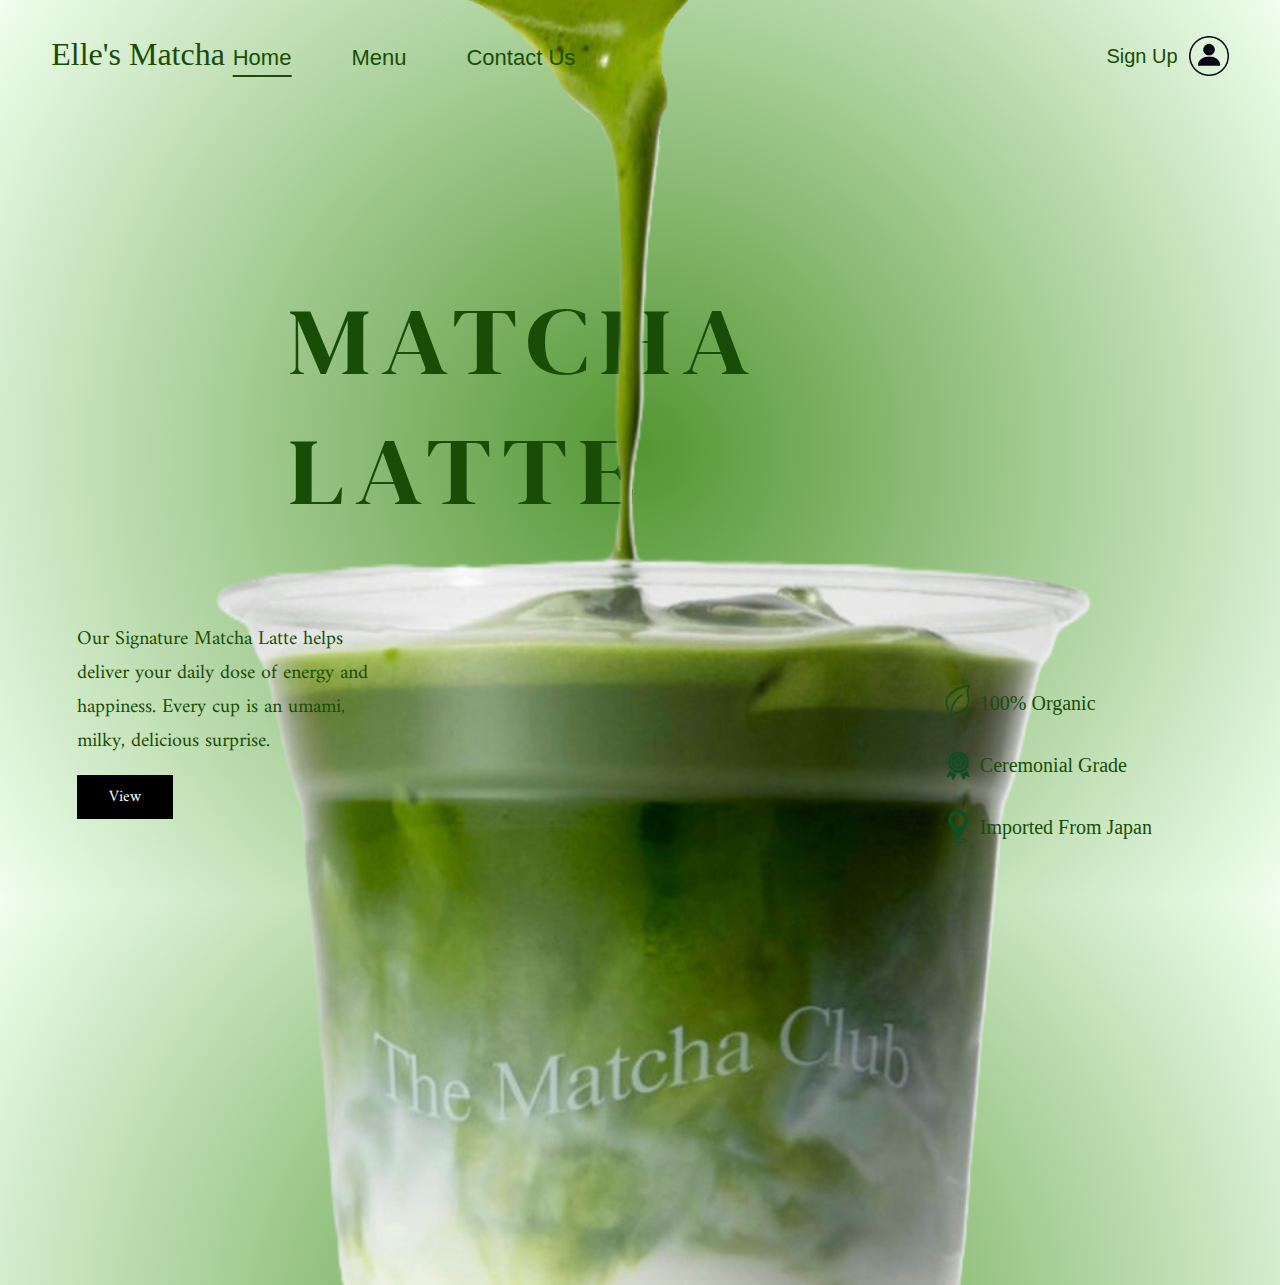
<file: index.html>
<!DOCTYPE html>
<html lang="en">
<head>
    <meta charset="UTF-8">
    <meta name="viewport" content="width=device-width, initial-scale=1.0">
    <title>Home</title>
    <link rel="stylesheet" href="styles.css">
    <link rel="icon" href="Icedmatchalatte.png" type="png">
    <link rel="preconnect" href="https://fonts.googleapis.com">
    <link rel="preconnect" href="https://fonts.gstatic.com" crossorigin>
    <link href="https://fonts.googleapis.com/css2?family=DM+Serif+Display&display=swap" rel="stylesheet">
    <link rel="preconnect" href="https://fonts.googleapis.com">
    <link rel="preconnect" href="https://fonts.gstatic.com" crossorigin>
    <link href="https://fonts.googleapis.com/css2?family=Amiri:ital,wght@0,400;0,700;1,400&display=swap" rel="stylesheet">
</head>
<body class="bodyhomepage">
    <div class="navlogo">Elle's Matcha</div>
    <nav class="navbar">
        <ul class="navlinks">
            <li><a href="index.html" class="active">Home</a></li>
            <li><a href="MenuPage.html">Menu</a></li>
            <li><a href="ContactUsPage.html">Contact Us</a></li>
        </ul>
    </nav>
    <a href="SignUpPage.html" class="signupbutton">Sign Up</a>
    <img src="Assets/signupicon.png" alt="Sign Up Icon" class="signupicon">
    <h1 class="homepageh1">MATCHA LATTE</h1>
    <div class="imgcontainermobile">
        <img src="Assets/pouringmatcha.png" alt="Pouring Matcha" class="pouringmatcha">
    </div>
    <div class="symbolshomepage">
        <div class="symbolhomepage">
            <img src="Assets/organicsymbol.png" alt="Organic Symbol" class="smallicons">
            <span>100% Organic</span>
        </div>
        <div class="symbolhomepage">
            <img src="Assets/ceremonialgradesymbol.png" alt="Ceremonial Grade Symbol" class="smallicons">
            <span>Ceremonial Grade</span>
        </div>
        <div class="symbolhomepage">
            <img src="Assets/importedfromjapansymbol.png" alt="Imported from Japan" class="smallicons">
            <span>Imported From Japan</span>
        </div>
    </div>
    <p class="homepage">Our Signature Matcha Latte helps deliver your daily dose of energy and happiness. Every cup is an umami, milky, delicious surprise.</p>
    <a href="MenuPage.html" class="viewbutton">View</a>
</body>
</html>
</file>
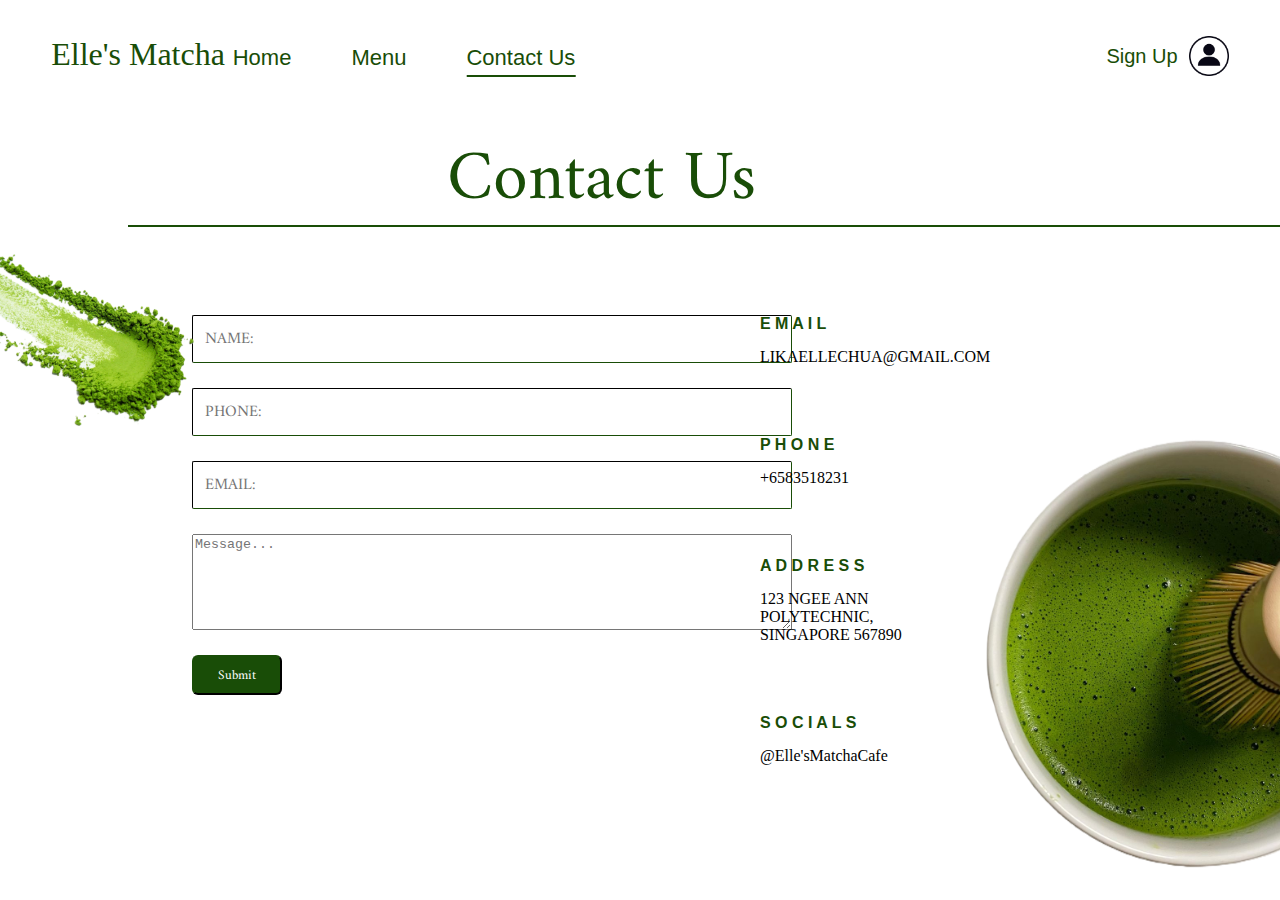
<file: ContactUsPage.html>
<!DOCTYPE html>
<html lang="en">
<head>
    <meta charset="UTF-8">
    <meta name="viewport" content="width=device-width, initial-scale=1.0">
    <title>Contact Us</title>
    <link rel="stylesheet" href="styles.css">
    <link rel="icon" href="Icedmatchalatte.png" type="png">
    <link rel="preconnect" href="https://fonts.googleapis.com">
    <link rel="preconnect" href="https://fonts.gstatic.com" crossorigin>
    <link href="https://fonts.googleapis.com/css2?family=DM+Serif+Display&display=swap" rel="stylesheet">
    <link rel="preconnect" href="https://fonts.googleapis.com">
    <link rel="preconnect" href="https://fonts.gstatic.com" crossorigin>
    <link href="https://fonts.googleapis.com/css2?family=Amiri:ital,wght@0,400;0,700;1,400&display=swap" rel="stylesheet">
    <link rel="stylesheet" href="https://fonts.googleapis.com/css?family=Arimo&display=swap" />
</head>

<body class="bodycontactuspage">
    <div class="navlogo">Elle's Matcha</div>
    <nav class="navbar">
        <ul class="navlinks">
            <li><a href="index.html">Home</a></li>
            <li><a href="MenuPage.html">Menu</a></li>
            <li><a href="ContactUsPage.html" class="active">Contact Us</a></li>
        </ul>
    </nav>
    <a href="SignUpPage.html" class="signupbutton">Sign Up</a>
    <img src="Assets/signupicon.png" alt="Sign Up Icon" class="signupicon">
    <h1 class="contactuspageh1">Contact Us</h1>
    <div class="contactusdivider"></div>
    <form class="contactusform">
        <input type="text" id="name" placeholder="NAME:" required class="formitems">
        <input type="tel" id="phone" placeholder="PHONE:" pattern="[0-9]{8}" maxlength="8" required class="formitems">
        <input type="email" id="email" placeholder="EMAIL:" required class="formitems">
        <textarea rows="6" placeholder="Message..." required class="messagebox"></textarea>
        <button type="submit" class="contactformsubmit">Submit</button>
    </form>
    <div class="contactinfo">
        <div class="contactinfoitems">
            <div class="infolabels">E M A I L</div>
            <div class="contactusinfo">LIKAELLECHUA@GMAIL.COM</div>
        </div>
        <div class="contactinfoitems">
            <div class="infolabels">P H O N E</div>
            <div class="contactusinfo">+6583518231</div>
        </div>
        <div class="contactinfoitems">
            <div class="infolabels">A D D R E S S</div>
            <div class="contactusinfo">123 NGEE ANN POLYTECHNIC, SINGAPORE 567890</div>
        </div>
        <div class="contactinfoitems">
            <div class="infolabels">S O C I A L S</div>
            <div class="contactusinfo">@Elle'sMatchaCafe</div>
        </div>
    </div>
    <img src="Assets/matchapowderswipe.png" class="powderimg" alt="matchapowderswipe">
    <img src="Assets/matchawhiskcup.png" class="whiskimg" alt="matchawhisk">
</body>
</file>
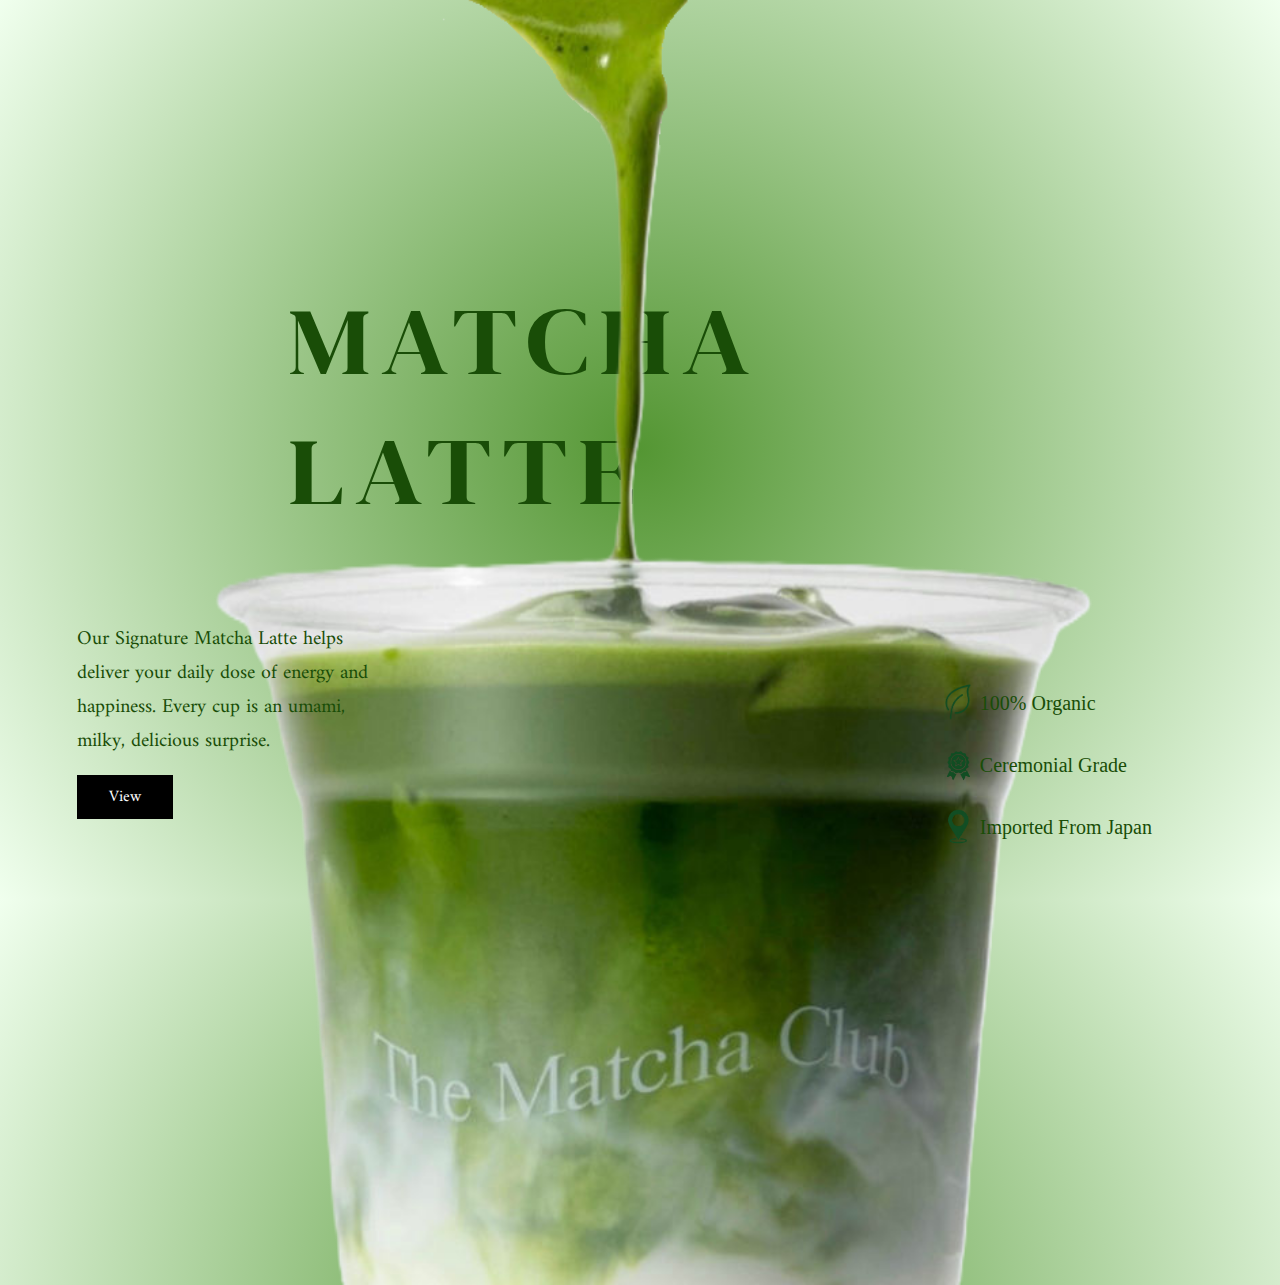
<file: HomePage.html>
<!DOCTYPE html>
<html lang="en">
<head>
    <meta charset="UTF-8">
    <meta name="viewport" content="width=device-width, initial-scale=1.0">
    <title>Home</title>
    <link rel="stylesheet" href="styles.css">
    <link rel="icon" href="Assets/Icedmatchalatte.png" type="image/png">
    <link rel="preconnect" href="https://fonts.googleapis.com">
    <link rel="preconnect" href="https://fonts.gstatic.com" crossorigin>
    <link href="https://fonts.googleapis.com/css2?family=DM+Serif+Display&display=swap" rel="stylesheet">
    <link rel="preconnect" href="https://fonts.googleapis.com">
    <link rel="preconnect" href="https://fonts.gstatic.com" crossorigin>
    <link href="https://fonts.googleapis.com/css2?family=Amiri:ital,wght@0,400;0,700;1,400&display=swap" rel="stylesheet">
</head>
<body class="bodyhomepage">
    <h1 class="homepageh1">MATCHA LATTE</h1>
    <img src="Assets/pouringmatcha.png" alt="Pouring Matcha" class="pouringmatcha">
    <div class="symbolshomepage">
        <div class="symbolhomepage">
            <img src="Assets/organicsymbol.png" alt="Organic Symbol" class="smallicons">
            <span>100% Organic</span>
        </div>
        <div class="symbolhomepage">
            <img src="Assets/ceremonialgradesymbol.png" alt="Ceremonial Grade Symbol" class="smallicons">
            <span>Ceremonial Grade</span>
        </div>
        <div class="symbolhomepage">
            <img src="Assets/importedfromjapansymbol.png" alt="Imported from Japan" class="smallicons">
            <span>Imported From Japan</span>
        </div>
    </div>
    <p class="homepage">Our Signature Matcha Latte helps deliver your daily dose of energy and happiness. Every cup is an umami, milky, delicious surprise.</p>
    <a href="MenuPage.html" class="viewbutton">View</a>
</body>
</file>
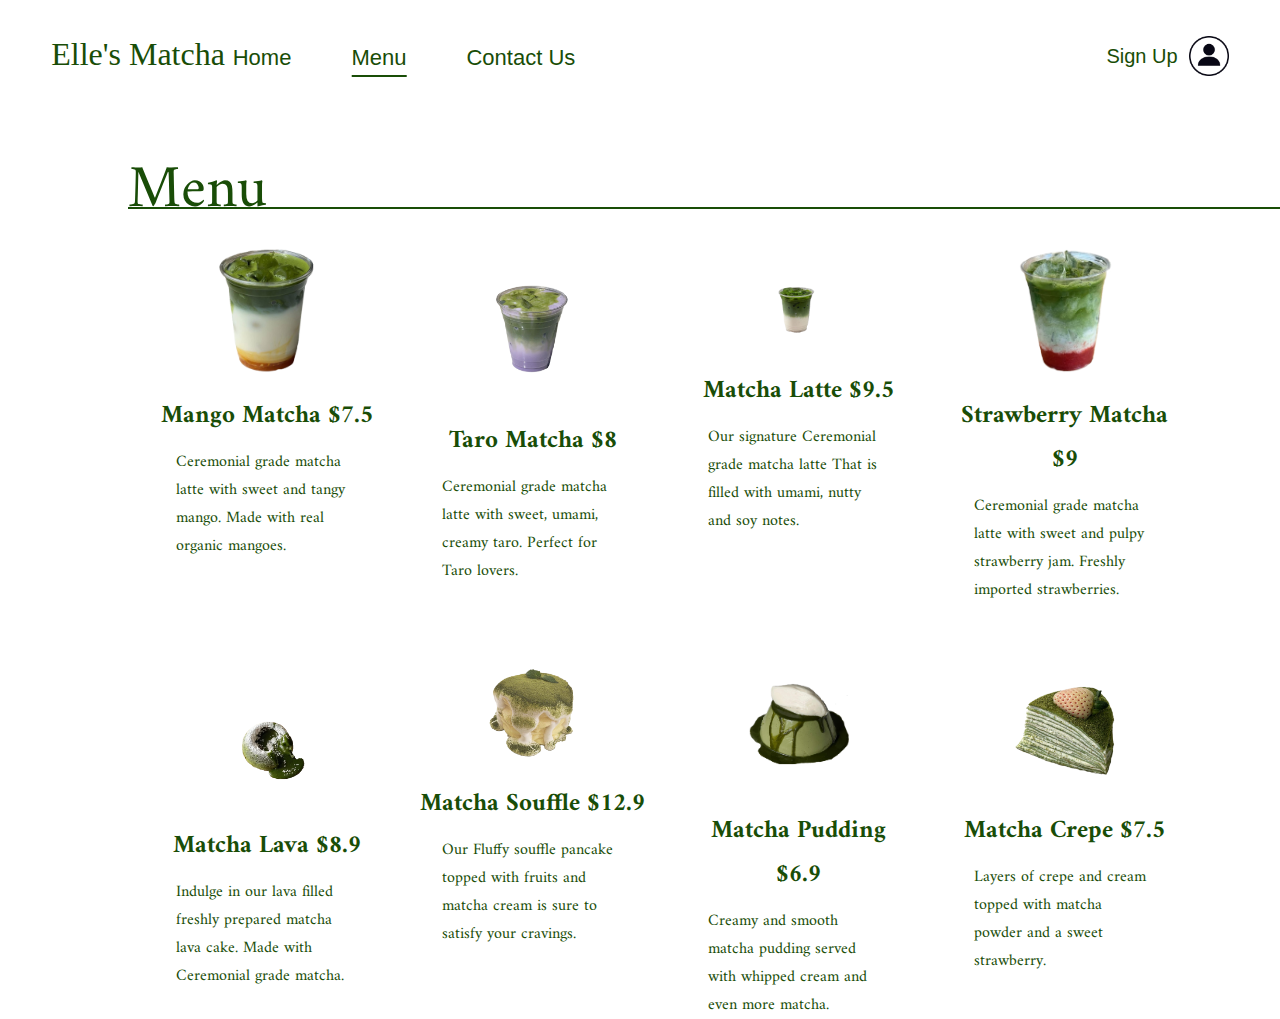
<file: MenuPage.html>
<!DOCTYPE html>
<html lang="en">
<head>
    <meta charset="UTF-8">
    <meta name="viewport" content="width=device-width, initial-scale=1.0">
    <title>Menu</title>
    <link rel="stylesheet" href="styles.css">
    <link rel="icon" href="Icedmatchalatte.png" type="png">
    <link rel="preconnect" href="https://fonts.googleapis.com">
    <link rel="preconnect" href="https://fonts.gstatic.com" crossorigin>
    <link href="https://fonts.googleapis.com/css2?family=DM+Serif+Display&display=swap" rel="stylesheet">
    <link rel="preconnect" href="https://fonts.googleapis.com">
    <link rel="preconnect" href="https://fonts.gstatic.com" crossorigin>
    <link href="https://fonts.googleapis.com/css2?family=Amiri:ital,wght@0,400;0,700;1,400&display=swap" rel="stylesheet">
</head>

<body class="bodymenupage">
    <div class="navlogo">Elle's Matcha</div>
    <nav class="navbar">
        <ul class="navlinks">
            <li><a href="index.html">Home</a></li>
            <li><a href="MenuPage.html" class="active">Menu</a></li>
            <li><a href="ContactUsPage.html">Contact Us</a></li>
        </ul>
    </nav>
    <a href="SignUpPage.html" class="signupbutton">Sign Up</a>
    <img src="Assets/signupicon.png" alt="Sign Up Icon" class="signupicon">
    <h1 class="menupageh1">Menu</h1>
    <div class="menudivider"></div>
    <section class="menu">
        <article class="menuitem">
            <img src="Assets/mangomatchaplastic.png" class="img" alt="Mango Matcha">
            <h2 class="menupageh2">Mango Matcha  $7.5</h2>
            <p class="menudesc">Ceremonial grade matcha latte with sweet and tangy mango. Made with real organic mangoes.</p>
        </article>
        <article class="menuitem">
            <img src="Assets/taromatchaplastic.png" class="img" alt="Taro Matcha">
            <h2 class="menupageh2">Taro Matcha  $8</h2>
            <p class="menudesc">Ceremonial grade matcha latte with sweet, umami, creamy taro. Perfect for Taro lovers.</p>
        </article>
        <article class="menuitem">
            <img src="Assets/matchalatteplastic.png" class="img" alt="Matcha Latte">
            <h2 class="menupageh2">Matcha Latte  $9.5</h2>
            <p class="menudesc">Our signature Ceremonial grade matcha latte That is filled with umami, nutty and soy notes.</p>
        </article>
        <article class="menuitem">
            <img src="Assets/strawberrymatchaplastic.png" class="img" alt="Strawberry Matcha">
            <h2 class="menupageh2">Strawberry Matcha  $9</h2>
            <p class="menudesc">Ceremonial grade matcha latte with sweet and pulpy strawberry jam. Freshly imported strawberries.</p>
        </article>
        <article class="menuitem">
            <img src="Assets/matchalavacake.png" class="img" alt="Matcha Lava">
            <h2 class="menupageh2">Matcha Lava  $8.9</h2>
            <p class="menudesc">Indulge in our lava filled freshly prepared matcha lava cake. Made with Ceremonial grade matcha.</p>
        </article>
        <article class="menuitem">
            <img src="Assets/matchasouffle.png" class="img" alt="Matcha Souffle">
            <h2 class="menupageh2">Matcha Souffle  $12.9</h2>
            <p class="menudesc">Our Fluffy souffle pancake topped with fruits and matcha cream is sure to satisfy your cravings.</p>
        </article>
        <article class="menuitem">
            <img src="Assets/matchapudding.png" class="img" alt="Matcha Pudding">
            <h2 class="menupageh2">Matcha Pudding  $6.9</h2>
            <p class="menudesc">Creamy and smooth matcha pudding served with whipped cream and even more matcha.</p>
        </article>
        <article class="menuitem">
            <img src="Assets/matchacrepecake.png" class="img" alt="Matcha Crepe">
            <h2 class="menupageh2">Matcha Crepe  $7.5</h2>
            <p class="menudesc">Layers of crepe and cream topped with matcha powder and a sweet strawberry.</p>
        </article>
    </section>
</body>
</html>
</file>
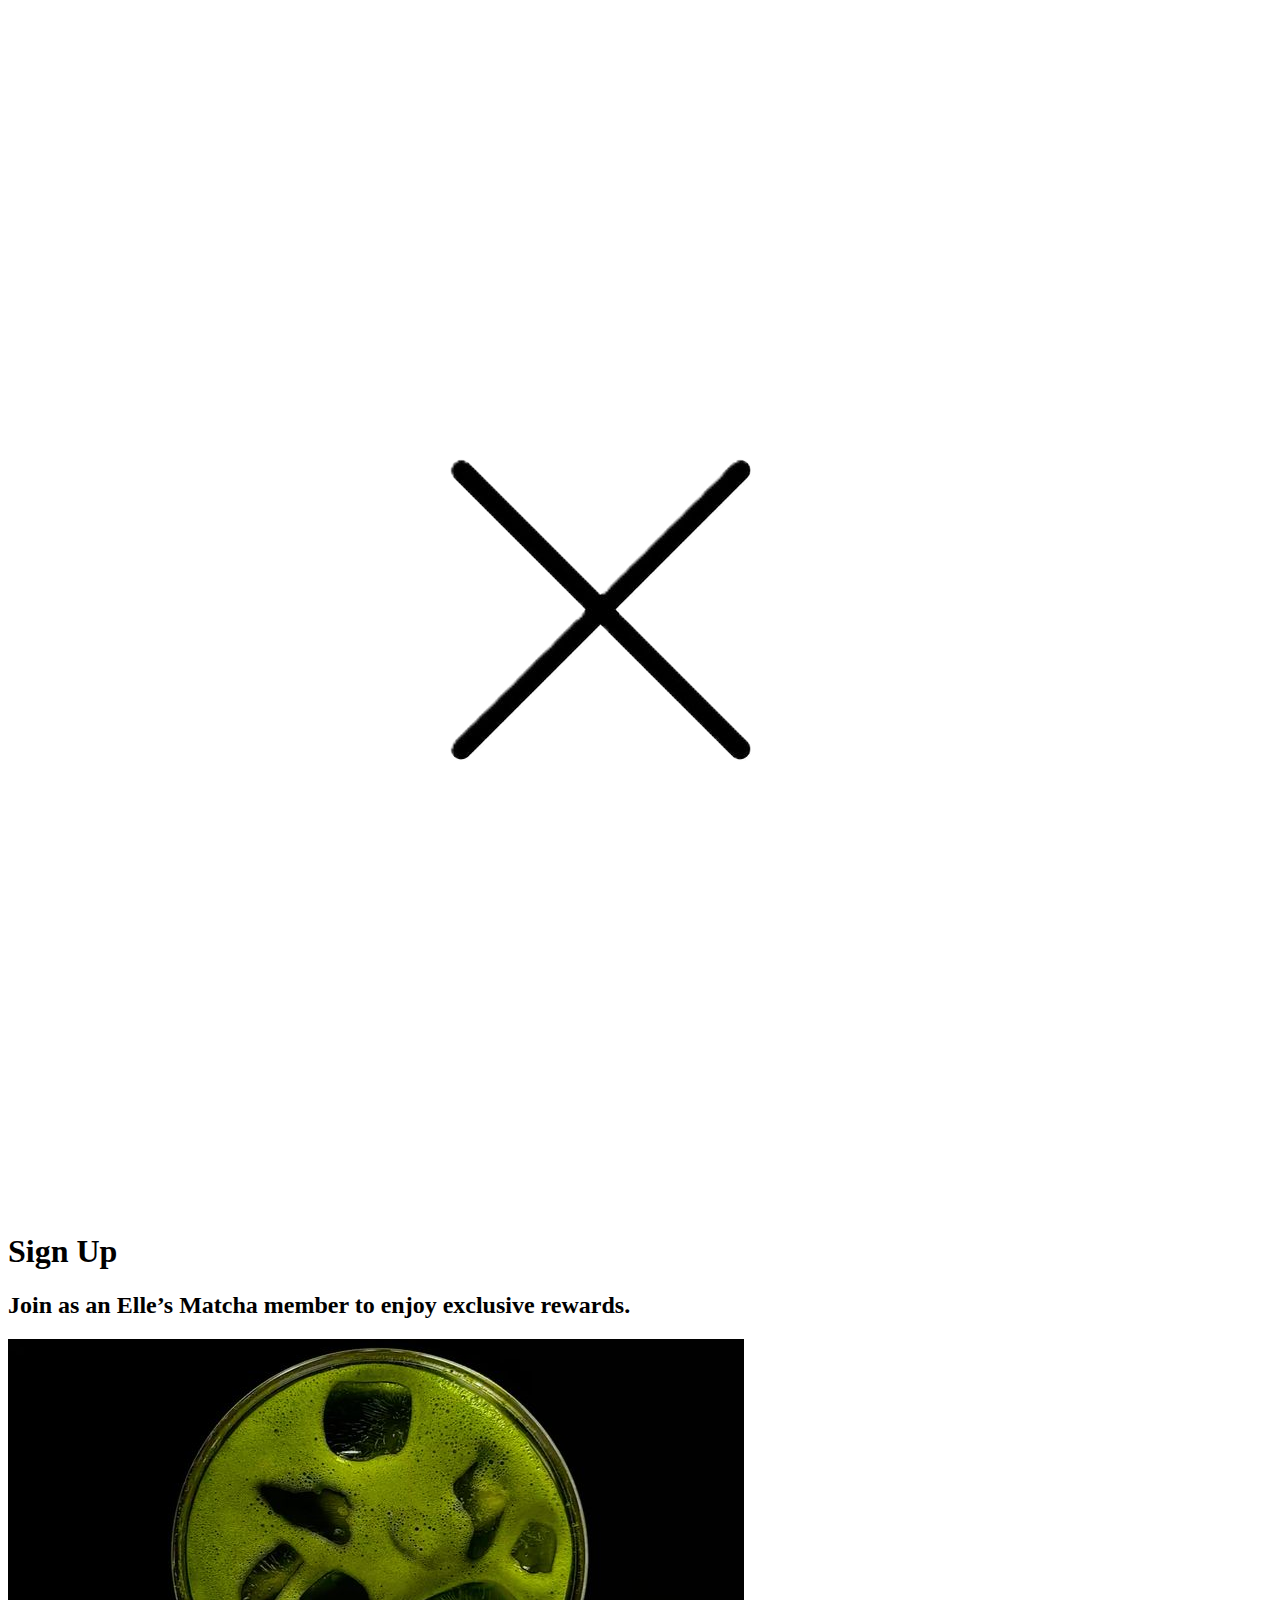
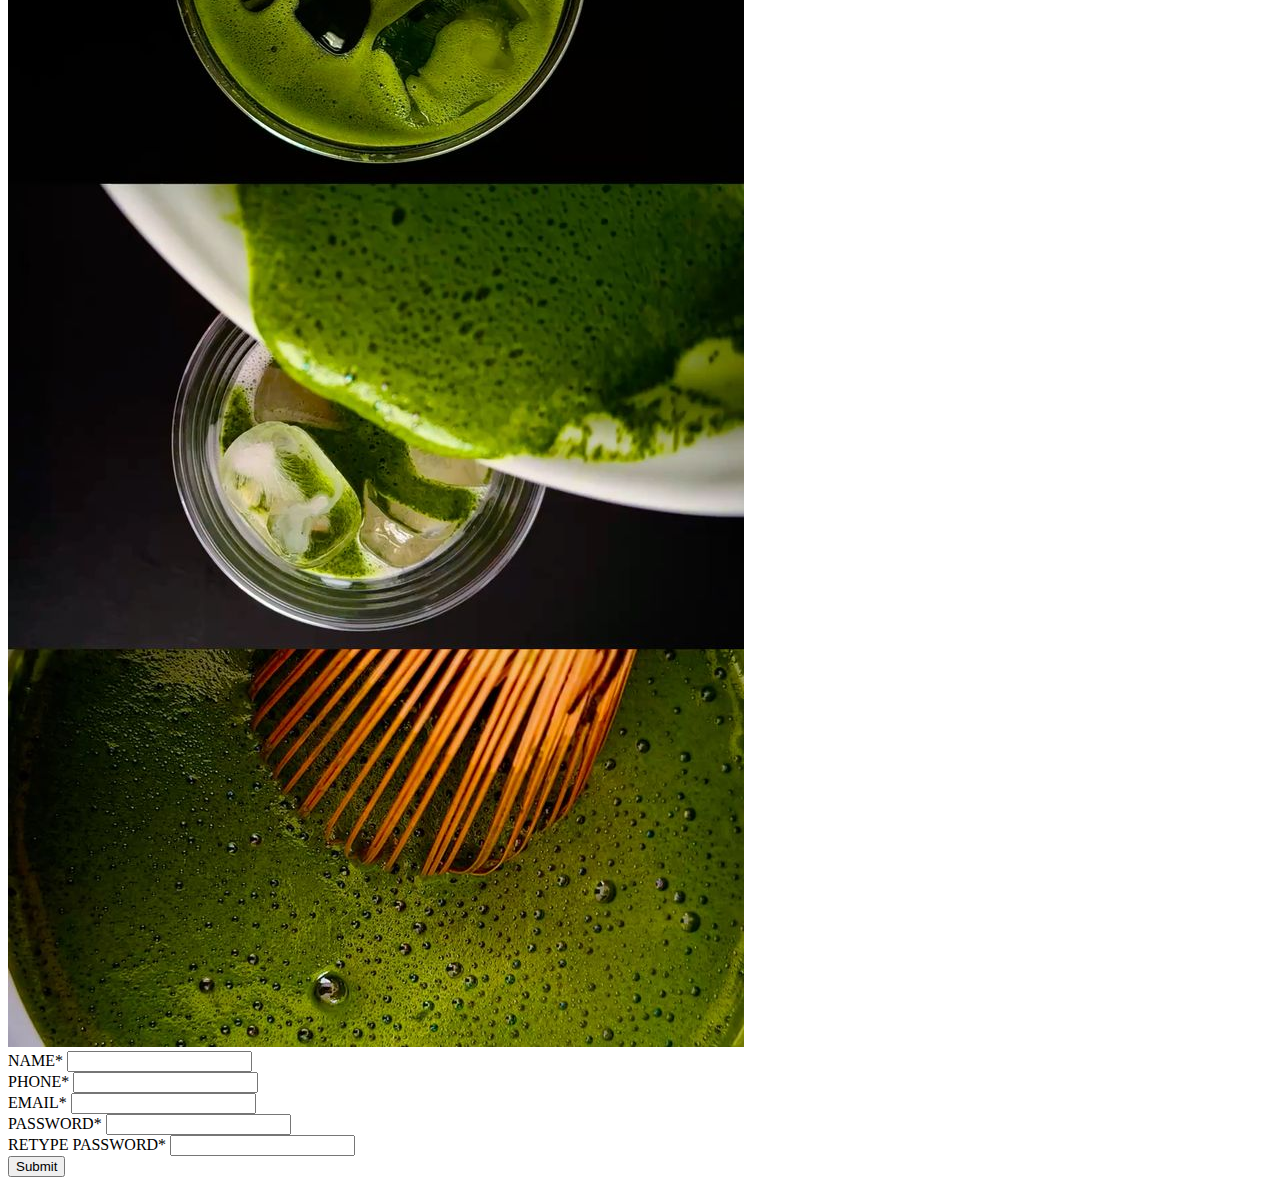
<file: SignUpPage.html>
<!DOCTYPE html>
<html lang="en">
<head>
    <meta charset="UTF-8">
    <meta name="viewport" content="width=device-width, initial-scale=1.0">
    <title>Sign Up</title>
    <link rel="stylesheet" href="styles.css">
    <script src="script.js" defer></script>
    <link rel="icon" href="Icedmatchalatte.png" type="png">
    <link rel="preconnect" href="https://fonts.googleapis.com">
    <link rel="preconnect" href="https://fonts.gstatic.com" crossorigin>
    <link href="https://fonts.googleapis.com/css2?family=DM+Serif+Display&display=swap" rel="stylesheet">
    <link rel="preconnect" href="https://fonts.googleapis.com">
    <link rel="preconnect" href="https://fonts.gstatic.com" crossorigin>
    <link href="https://fonts.googleapis.com/css2?family=Amiri:ital,wght@0,400;0,700;1,400&display=swap" rel="stylesheet">
</head>
<body class="bodysignuppage">
    <a href="index.html" class="homebutton"><img src="Assets/crossicon.png" class="homebutton"></a>
    <h1 class="signuppageh1">Sign Up</h1>
    <h2 class="signuppageh2">Join as an Elle’s Matcha member to enjoy exclusive rewards.</h2>
    <img src="Assets/signuppageimg.jpg" alt="Matcha Making Processes" class="signuppageimg">
    <form class="signupform">
        <div class="formset">
            <span class="formlabels">NAME*</span>
            <input type="text" id="name" required class="signupitems">
        </div>
        <div class="formset">
            <span class="formlabels">PHONE*</span>
            <input type="tel" id="phone" pattern="[0-9]{8}" maxlength="8" required class="signupitems">
        </div>
        <div class="formset">
            <span class="formlabels">EMAIL*</span>
            <input type="email" id="email" required class="signupitems">
        </div>
        <div class="formset">
            <span class="formlabels">PASSWORD*</span>
            <input type="password" id="password" required class="signupitems">
        </div>
        <div class="formset">
            <span class="formlabels">RETYPE PASSWORD*</span>
            <input type="password" id="retypePassword" required class="signupitems">
        </div>
        <button type="submit" class="signupformsubmit">Submit</button>
    </form>
</body>
</file>
<file: styles.css>
.bodyhomepage {
    position: relative;
    min-height: 100vh; 
    margin: 0;
    background: #549633;
    background: radial-gradient(circle,rgba(84, 150, 51, 1) 0%, rgba(240, 255, 238, 1) 100%);
}

.homepageh1 {
    position: absolute;
    top: 38%;
    left: 50%;
    transform: translate(-50%, -50%);
    font-family: "DM Serif Display", serif;
    font-size: 95px;
    letter-spacing: 0.10em;
    font-weight: 500;
    transform: translate(-50%, -50%) scaleX(1.1);
    color: #194d07;
}

.pouringmatcha {
    position: absolute;
    top: -215px;
    left: 50%;
    transform: translateX(-50%);
    width: 1000px;
    height: auto;
}

.symbolshomepage {
    position: absolute;
    top: 85%;
    right: 10%;
    transform: translateY(-50%);
    display: flex;
    flex-direction: column;
    gap: 18px;
}

.smallicons {
    width: 44px;
    height: 44px;
}

.symbolhomepage {
    display: flex;
    align-items: center;
    color: #194d07;
    font-size: 20px;
}

.homepage {
    font-family: 'Amiri', serif;
    font-size: 14px;
    line-height: 1.7;
    color: #194d07;
    position: absolute;
    top: 67%;
    left: 6%;
    width: 300px;
    font-weight: 200;
    font-size: 20px;
}

.viewbutton {
    position: absolute;
    bottom: 9%;
    left: 6%;
    background-color: black;
    color: white;
    padding: 8px 32px;
    text-decoration: none;
    font-family: 'Amiri', serif;
    transition: 0.3s ease;
    cursor: pointer;
    display: inline-block;
}

.viewbutton:hover {
    background-color: white;
    color: black;
}

.signupicon {
    width: 40px;
    height: 40px;
    position: absolute;
    right: 4%;
    top: 4%;
}

.navbar {
    position: absolute;
    top: 2%;
    left: 30%;
    transform: translateX(-50%);
    align-items: center;
    font-size: 25px;
    z-index: 1000;
}

.navlinks {
    display: flex;
    gap: 60px;
    flex-direction: row;
    list-style: none;
    align-items: center;
    z-index: 1000;
}

.navlinks a {
    text-decoration: none;
    color: #194d07;
    font-family: Arial;
    transition: 0.3s ease;
    font-size: 22px;
    display: inline-block;
    position: relative;
}

.navlinks a::after {
  content: "";
  position: absolute;
  left: 0;
  bottom: -6px;
  width: 0%;
  height: 2px;
  background-color: #194d07;
  transition: width 0.3s ease;
}

.navlinks a:hover::after {
  width: 100%;
}

.navlinks a.active::after {
  width: 100%;
}

.navlogo {
    width: 200px;
    position: absolute;
    top: 4%;
    left: 4%;
    font-size: 32px;
    color: #194d07;
}

.signupbutton {
    position: absolute;
    right: 8%;
    top: 5%; 
    text-decoration: none;
    color: #194d07;
    font-family: Arial;
    font-size: 20px; 
}

.signupbutton:hover {
    text-decoration: underline;
}

.menu {
    width: 80%;
    margin: 0 auto;
    display: grid;
    grid-template-columns: repeat(4, 1fr);
    gap: 60px 40px; 
    margin-top: 50px;
    position: absolute;
    top: 22%;
    left:12%;
    color: #194d07;
}

.menupageh2 {
    font-family: "Amiri", serif;
    font-weight: 700;
    font-size: 25px;
    margin-bottom: 10px;
    text-align: center;
}

.menudesc {
    width: 80%;
    margin: 0 auto;
    font-family: "Amiri", serif;
    font-size: 16px;
    text-align: left;
}


.menupageh1 {
    font-family: "Amiri", serif;
    font-size: 60px;
    color: #194d07;
    position: absolute;
    font-weight: 400;
    top: 11%;
    left: 10%;
}


.menudivider {
  position: absolute;
  top: 23%;
  left: 10%;
  width: 1400px;
  height: 2px;
  background-color: #194d07;
}

.menuitem {
    text-align: center;
}

.menuitem img {
    display: block;
    margin: 0 auto 15px;
}

.img {
    width: 100px;
    height: auto;
}

.contactuspageh1 {
    font-family: "Amiri", serif;
    font-size: 70px;
    color: #194d07;
    position: absolute;
    font-weight: 300;
    top: 8%;
    left: 47%;
    transform: translateX(-50%);
}

.contactusdivider {
  position: absolute;
  top: 25%;
  left: 10%;
  width: 1400px;
  height: 2px;
  background-color: #194d07;
}

.contactusform {
    position: absolute;
    top: 35%;
    left: 15%;
    display: flex;
    flex-direction: column;
    gap: 25px;
    width: 600px;
}

.formitems {
    border-color: #194d07;
    border-width: 1px;
    border-radius: 2px;
    height: 30px;
    font-size: 16px;
    padding: 8px 12px;
    font-family: 'Amiri', serif;
}

.contactformsubmit {
    width: 90px;
    height: 40px;
    background-color: #194d07;
    color: white;
    border-color: #194d07;
    font-family: "Amiri", serif;
    border-radius: 6px;
}

.contactformsubmit:hover {
    background-color: white;
    color: #194d07;
    border-color: #194d07;
    cursor: pointer;
}

.contactinfo {
    position: absolute;
    top: 35%;
    right: 25%;
    width: 200px;
    display: flex;
    flex-direction: column;
    gap: 70px;
}

.contactinfoitems {
    gap: 15px;
    display: flex;
    flex-direction: column;
}

.infolabels {
    font-family: Arial, Helvetica, sans-serif;
    font-size: 16px;
    color: #194d07;
    font-weight: 600;
}

.powderimg{
    width: 200px;
    height: auto;
    position: absolute;
    left: 0;
    top: 24%;
}

.whiskimg{
    width: 300px;
    height: auto;
    position: absolute;
    bottom: 0;
    right: 0;
}
</file>
